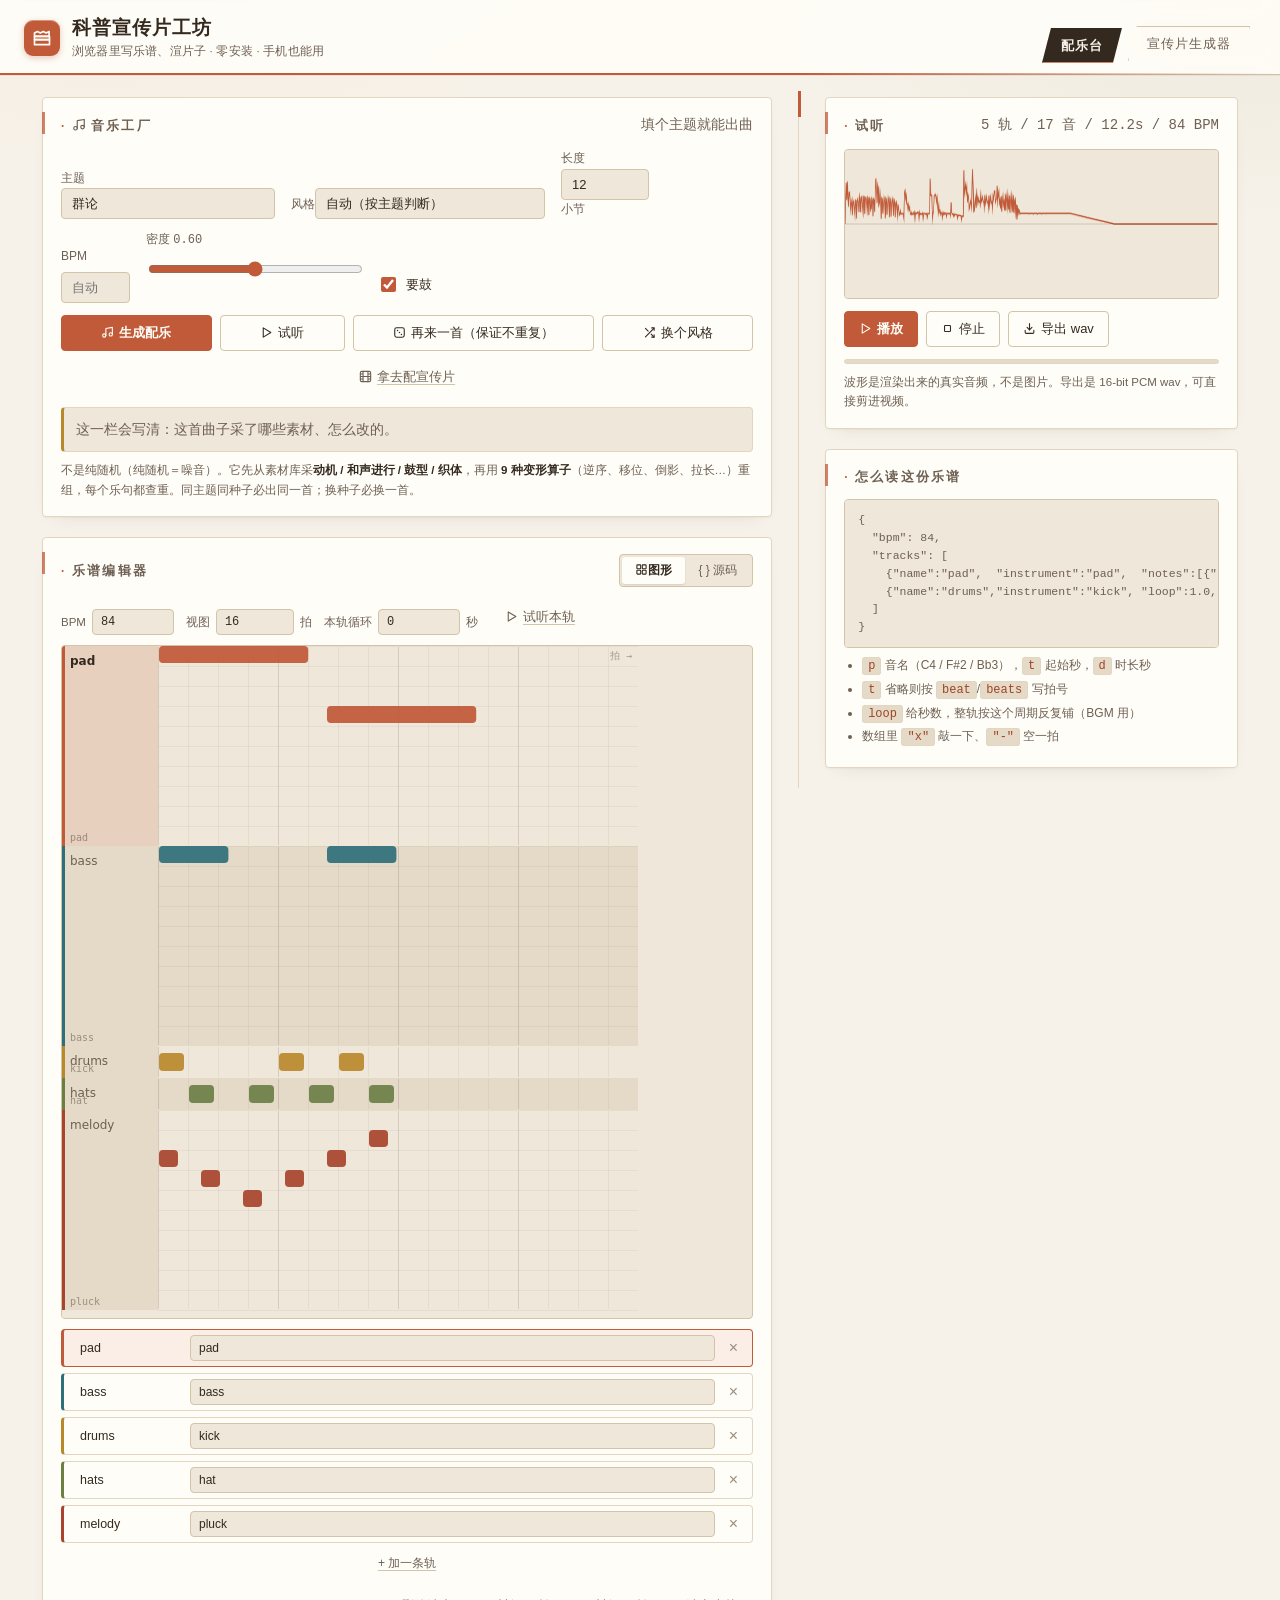
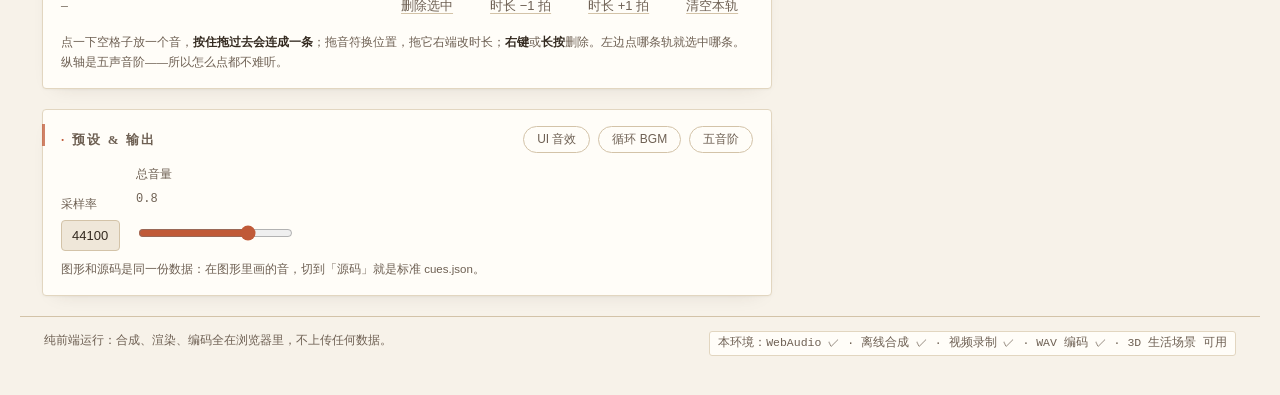
<file: index.html>
<!DOCTYPE html>
<html lang="zh-CN">
<head>
<meta charset="utf-8">
<meta name="viewport" content="width=device-width, initial-scale=1, viewport-fit=cover">
<title>科普宣传片工坊 · 配乐 + 渲染，一处出片</title>
<link rel="stylesheet" href="css/app.css?v=20261005q">
</head>
<body>
<svg xmlns="http://www.w3.org/2000/svg" style="display:none" aria-hidden="true">
  <symbol id="i-clapper" viewBox="0 0 24 24"><path d="M3 6l3.5-1.8L10 6l3.5-1.8L17 6l3.5-1.8V10H3z"/><rect x="3" y="10" width="18" height="4"/><rect x="3" y="14" width="18" height="6"/></symbol>
  <symbol id="i-bolt" viewBox="0 0 24 24"><path d="M13 2L4 14h5.5L9 22l9-12h-5.5z"/></symbol>
  <symbol id="i-music" viewBox="0 0 24 24"><circle cx="6" cy="17.5" r="3"/><circle cx="18" cy="15.5" r="3"/><path d="M9 17.5V4.5l12-2v13"/></symbol>
  <symbol id="i-play" viewBox="0 0 24 24"><path d="M6 3.5l14 8.5-14 8.5z"/></symbol>
  <symbol id="i-stop" viewBox="0 0 24 24"><rect x="6.5" y="6.5" width="11" height="11" rx="1.5"/></symbol>
  <symbol id="i-download" viewBox="0 0 24 24"><path d="M20 15.5V19a2 2 0 0 1-2 2H6a2 2 0 0 1-2-2v-3.5"/><polyline points="7.5 10 12 14.5 16.5 10"/><line x1="12" y1="14.5" x2="12" y2="3"/></symbol>
  <symbol id="i-export" viewBox="0 0 24 24"><path d="M4 12h15"/><polyline points="13.5 6.5 19 12 13.5 17.5"/><rect x="3" y="3.5" width="18" height="17" rx="2.5"/></symbol>
  <symbol id="i-dice" viewBox="0 0 24 24"><rect x="3.2" y="3.2" width="17.6" height="17.6" rx="3.5"/><circle cx="8.4" cy="8.4" r="1.35" fill="currentColor" stroke="none"/><circle cx="15.6" cy="15.6" r="1.35" fill="currentColor" stroke="none"/><circle cx="12" cy="12" r="1.35" fill="currentColor" stroke="none"/></symbol>
  <symbol id="i-shuffle" viewBox="0 0 24 24"><polyline points="16 3.5 20.5 3.5 20.5 8"/><line x1="4.5" y1="20" x2="20.5" y2="4"/><polyline points="20.5 16 20.5 20.5 16 20.5"/><line x1="15" y1="15" x2="20.5" y2="20.5"/><line x1="4.5" y1="4.5" x2="9.5" y2="9.5"/></symbol>
  <symbol id="i-film" viewBox="0 0 24 24"><rect x="2.5" y="2.5" width="19" height="19" rx="2.5"/><path d="M7.5 2.5v19M16.5 2.5v19M2.5 12h19M2.5 7.5h5M2.5 16.5h5M16.5 16.5h5M16.5 7.5h5"/></symbol>
  <symbol id="i-grid" viewBox="0 0 24 24"><rect x="3.5" y="3.5" width="7" height="7" rx="1"/><rect x="13.5" y="3.5" width="7" height="7" rx="1"/><rect x="13.5" y="13.5" width="7" height="7" rx="1"/><rect x="3.5" y="13.5" width="7" height="7" rx="1"/></symbol>
  <symbol id="i-edit" viewBox="0 0 24 24"><path d="M11 4.5H4.5a2 2 0 0 0-2 2v13a2 2 0 0 0 2 2h13a2 2 0 0 0 2-2V12.5"/><path d="M17.8 2.7a2.1 2.1 0 0 1 3 3L12 14.5l-3.8 1 1-3.8z"/></symbol>
  <symbol id="i-scissors" viewBox="0 0 24 24"><circle cx="6" cy="6.5" r="2.8"/><circle cx="6" cy="17.5" r="2.8"/><line x1="20" y1="4.5" x2="8.4" y2="15.6"/><line x1="14.6" y1="14.6" x2="20" y2="20"/><line x1="8.4" y1="8.4" x2="11.6" y2="12"/></symbol>
  <symbol id="i-plus" viewBox="0 0 24 24"><line x1="12" y1="5.5" x2="12" y2="18.5"/><line x1="5.5" y1="12" x2="18.5" y2="12"/></symbol>
  <symbol id="i-list" viewBox="0 0 24 24"><line x1="8.5" y1="6.5" x2="20" y2="6.5"/><line x1="8.5" y1="12" x2="20" y2="12"/><line x1="8.5" y1="17.5" x2="20" y2="17.5"/><circle cx="4.6" cy="6.5" r="1.3" fill="currentColor" stroke="none"/><circle cx="4.6" cy="12" r="1.3" fill="currentColor" stroke="none"/><circle cx="4.6" cy="17.5" r="1.3" fill="currentColor" stroke="none"/></symbol>
</svg>

<header class="topbar">
  <div class="brand">
    <span class="logo"><svg class="ico" viewBox="0 0 24 24" style="width:20px;height:20px"><use href="#i-clapper"/></svg></span>
    <div>
      <h1>科普宣传片工坊</h1>
      <p class="sub">浏览器里写乐谱、渲片子 · 零安装 · 手机也能用</p>
    </div>
  </div>
  <nav class="tabs" id="tabs">
    <button class="tab active" data-tab="music">配乐台</button>
    <button class="tab" data-tab="film">宣传片生成器</button>
  </nav>
</header>

<main>
<!-- ============ 配乐台 ============ -->
<section class="panel active" id="panel-music">
  <div class="grid-2">
    <div class="col">
      <div class="card">
        <div class="card-hd">
          <h2><svg class="ico"><use href="#i-music"/></svg>音乐工厂</h2>
          <span class="mono dim" id="mf-status">填个主题就能出曲</span>
        </div>
        <div class="field-row">
          <label class="fl">主题<input type="text" id="mf-theme" value="群论" placeholder="写个主题：量子 / 热血少年 / 咖啡猫 / 城市"></label>
          <label class="fl">风格<select id="mf-style"><option value="auto">自动（按主题判断）</option></select></label>
          <label class="fl">长度<select id="mf-bars"><option>8</option><option selected>12</option><option>16</option><option>24</option><option>32</option></select> 小节</label>
        </div>
        <div class="field-row">
          <label>BPM <input type="number" id="mf-bpm" placeholder="自动" min="40" max="200"></label>
          <label class="fl">密度 <span id="mf-dens-val" class="mono dim">0.60</span>
            <input type="range" id="mf-dens" min="0.2" max="1" step="0.05" value="0.6">
          </label>
          <label class="chk"><input type="checkbox" id="mf-drums" checked> 要鼓</label>
        </div>
        <div class="btn-row wrap">
          <button id="mf-go" class="btn primary"><svg class="ico"><use href="#i-music"/></svg>生成配乐</button>
          <button id="mf-play" class="btn"><svg class="ico"><use href="#i-play"/></svg>试听</button>
          <button id="mf-again" class="btn"><svg class="ico"><use href="#i-dice"/></svg>再来一首（保证不重复）</button>
          <button id="mf-skip" class="btn"><svg class="ico"><use href="#i-shuffle"/></svg>换个风格</button>
          <button id="mf-tofilm" class="btn ghost"><svg class="ico"><use href="#i-film"/></svg>拿去配宣传片</button>
        </div>
        <div class="mf-rec" id="mf-rec"><span class="dim">这一栏会写清：这首曲子采了哪些素材、怎么改的。</span></div>
        <div class="hint">不是纯随机（纯随机＝噪音）。它先从素材库采<b>动机 / 和声进行 / 鼓型 / 织体</b>，再用 <b>9 种变形算子</b>（逆序、移位、倒影、拉长…）重组，每个乐句都查重。同主题同种子必出同一首；换种子必换一首。</div>
      </div>

      <div class="card">
        <div class="card-hd">
          <h2>乐谱编辑器</h2>
          <div class="seg" id="edimode">
            <button class="seg-btn active" data-mode="roll"><svg class="ico"><use href="#i-grid"/></svg>图形</button>
            <button class="seg-btn" data-mode="json">{ } 源码</button>
          </div>
        </div>

        <!-- 图形：钢琴卷帘 -->
        <div id="ed-roll">
          <div class="roll-bar" id="roll-bar">
            <label>BPM <input type="number" id="roll-bpm" value="84" min="40" max="200"></label>
            <label>视图 <select id="roll-cols"><option>8</option><option selected>16</option><option>24</option><option>32</option></select> 拍</label>
            <label>本轨循环 <input type="number" id="roll-loop" value="0" min="0" step="0.5"> 秒</label>
            <button id="roll-play-track" class="btn ghost"><svg class="ico"><use href="#i-play"/></svg>试听本轨</button>
          </div>
          <div class="roll-wrap"><canvas id="roll"></canvas></div>
          <div class="roll-tracks" id="roll-tracks"></div>
          <div class="roll-ops" id="roll-ops">
            <span class="mono dim" id="roll-selinfo">—</span>
            <button data-act="del" data-needs="1" class="btn ghost">删除选中</button>
            <button data-act="dur-" data-needs="1" class="btn ghost">时长 −1 拍</button>
            <button data-act="dur+" data-needs="1" class="btn ghost">时长 +1 拍</button>
            <button data-act="clear" class="btn ghost">清空本轨</button>
          </div>
          <div class="hint">点一下空格子放一个音，<b>按住拖过去会连成一条</b>；拖音符换位置，拖它右端改时长；<b>右键</b>或<b>长按</b>删除。左边点哪条轨就选中哪条。纵轴是五声音阶——所以怎么点都不难听。</div>
        </div>

        <!-- 源码：直接改 cues.json -->
        <div id="ed-json" hidden>
          <textarea id="score-input" spellcheck="false" rows="16"></textarea>
          <div class="hint" id="score-status">— 改完自动解析 —</div>
        </div>
      </div>

      <div class="card">
        <div class="card-hd">
          <h2>预设 &amp; 输出</h2>
          <div class="row-gap" id="presets">
            <button class="chip" data-preset="ui">UI 音效</button>
            <button class="chip" data-preset="loop">循环 BGM</button>
            <button class="chip" data-preset="basic">五音阶</button>
          </div>
        </div>
        <div class="field-row">
          <label>采样率
            <select id="sr-select"><option>22050</option><option selected>44100</option></select>
          </label>
          <label>总音量 <span id="master-val" class="mono">0.8</span>
            <input type="range" id="master" min="0.1" max="1" step="0.05" value="0.8">
          </label>
        </div>
        <div class="hint">图形和源码是同一份数据：在图形里画的音，切到「源码」就是标准 cues.json。</div>
      </div>
    </div>

    <div class="col">
      <div class="card">
        <div class="card-hd">
          <h2>试听</h2>
          <span class="mono dim" id="score-meta"></span>
        </div>
        <canvas id="wave" width="640" height="150"></canvas>
        <div class="btn-row">
          <button id="btn-play" class="btn primary"><svg class="ico"><use href="#i-play"/></svg>播放</button>
          <button id="btn-stop" class="btn"><svg class="ico"><use href="#i-stop"/></svg>停止</button>
          <button id="btn-wav" class="btn"><svg class="ico"><use href="#i-download"/></svg>导出 wav</button>
        </div>
        <div class="progress"><div class="progress-bar" id="play-progress"></div></div>
        <div class="hint">波形是渲染出来的真实音频，不是图片。导出是 16-bit PCM wav，可直接剪进视频。</div>
      </div>

      <div class="card">
        <div class="card-hd"><h2>怎么读这份乐谱</h2></div>
        <pre class="code">{
  "bpm": 84,
  "tracks": [
    {"name":"pad",  "instrument":"pad",  "notes":[{"p":"C3","t":0,"d":1.8}]},
    {"name":"drums","instrument":"kick", "loop":1.0, "notes":["x","-","x","-"]}
  ]
}</pre>
        <ul class="tips">
          <li><code>p</code> 音名（C4 / F#2 / Bb3），<code>t</code> 起始秒，<code>d</code> 时长秒</li>
          <li><code>t</code> 省略则按 <code>beat</code>/<code>beats</code> 写拍号</li>
          <li><code>loop</code> 给秒数，整轨按这个周期反复铺（BGM 用）</li>
          <li>数组里 <code>"x"</code> 敲一下、<code>"-"</code> 空一拍</li>
        </ul>
      </div>
    </div>
  </div>
</section>

<!-- ============ 宣传片生成器 ============ -->
<section class="panel" id="panel-film">
  <div class="grid-2">
    <div class="col">
      <div class="card">
        <div class="card-hd">
          <h2>0. 文案助手（字幕从哪来）</h2>
          <span class="mono dim" id="sw-status">—</span>
        </div>
        <div class="field-row">
          <label class="fl">主题<span class="dim">（留空＝AI 自己想；填了就照着写）</span><input type="text" id="sw-topic" placeholder="例如：下班路上的那碗面"></label>
          <label class="fl">具象例子<span class="dim">（选填，填了句子更好懂）</span><input type="text" id="sw-example" placeholder="例如：旋转的正方形"></label>
        </div>
        <div class="field-row">
          <label class="fl">风格
            <select id="sw-mood"><option>科普</option><option>热血</option><option>俏皮</option><option>诗性</option></select>
          </label>
          <label class="fl">段数
            <select id="sw-count"><option>3</option><option selected>4</option><option>5</option></select>
          </label>
          <label class="fl">用哪种
            <select id="sw-mode"><option value="local">本地模板（不联网）</option><option value="llm">AI 生成（要 Key）</option></select>
          </label>
        </div>
        <div class="btn-row">
          <button id="sw-auto" class="btn primary"><svg class="ico"><use href="#i-bolt"/></svg>一键成片（联网全自动）</button>
          <button id="sw-go" class="btn primary"><svg class="ico"><use href="#i-edit"/></svg>生成文案</button>
          <button id="sw-apply" class="btn"><svg class="ico"><use href="#i-download"/></svg>填进下面的段落</button>
          <button id="sw-advice" class="btn ghost">给个每段拍数建议</button>
        </div>
        <div class="hint" id="sw-out">本地模板：不联网、不要 Key，按「主题 + 风格」拼出片名和每段字幕，同一个主题每次生成都一样，方便反复调。AI 通道：走你自己的 API Key，写脚本更灵活。</div>

        <details class="fold" id="api-fold">
          <summary>API 设置（只存你自己浏览器里）</summary>
          <div class="fold-body">
            <div class="field-row">
              <label class="fl">服务商
                <select id="sw-preset">
                  <option value="local-ark">火山方舟 豆包（走本站代理 · 推荐）</option>
                  <option value="deepseek">DeepSeek</option>
                  <option value="openai">OpenAI</option>
                  <option value="silicon">硅基流动</option>
                  <option value="moonshot">Moonshot</option>
                  <option value="ark">火山方舟 豆包（直连 · 仅当已自配代理）</option>
                  <option value="custom">自定义</option>
                </select>
              </label>
              <label class="fl">Base（OpenAI 兼容）<input type="text" id="sw-base" placeholder="https://api.deepseek.com/v1"></label>
              <label class="fl">Key<input type="password" id="sw-key" placeholder="sk-…" autocomplete="off"></label>
              <label class="fl">模型<input type="text" id="sw-model" list="sw-model-list" placeholder="doubao-seed-2-0-code-preview-260215" autocomplete="off"></label>
            </div>
            <datalist id="sw-model-list"></datalist>
            <div class="btn-row inline">
              <button id="sw-list" class="btn"><svg class="ico"><use href="#i-list"/></svg>拉这个 Key 已开通的模型</button>
              <span class="mono dim" id="sw-models">还没查过这个 Key 能调哪些模型</span>
            </div>
          </div>
        </details>
      </div>

      <div class="card">
        <div class="card-hd"><h2>1. 填内容</h2></div>
        <div class="field-row">
          <label class="fl">画面引擎
            <select id="f-engine">
              <option value="2d">2D 母题（几何 / 公式 / 数据）</option>
              <option value="3d">3D 生活场景（WebGL，人物 + 动物）</option>
            </select>
          </label>
          <label class="fl" id="f-style-row" hidden>3D 画质
            <select id="f-style">
              <option value="line">线条轮廓（轻量 · 只画边不画面）</option>
              <option value="both">线条 + 实体叠加</option>
              <option value="solid">实体着色（体积感最足）</option>
            </select>
            <span class="mono dim" id="f-style-tip" hidden>线条轮廓：只画边、不画面，最轻</span>
          </label>
          <span class="mono dim" id="f-engine-tip">2D 母题适合讲道理，3D 适合讲生活</span>
        </div>
        <label class="fl">片名<input type="text" id="f-title" value="群论：结构之美"></label>

        <!-- 3D 专属：导演面板 -->
        <div id="f3d-panel" class="f3d-panel" hidden>
          <div class="field-row">
            <label class="fl">导演
              <select id="f3d-mode">
                <option value="local">本地（不联网、零 Key）</option>
                <option value="llm">AI 导演（要 Key，可写提示词）</option>
              </select>
            </label>
            <span class="mono dim" id="f3d-status">按文案自动分镜</span>
          </div>
          <div class="btn-row wrap">
            <button id="f3d-go" class="btn primary"><svg class="ico"><use href="#i-film"/></svg>按文案生成分镜</button>
            <button id="f3d-reroll" class="btn"><svg class="ico"><use href="#i-dice"/></svg>换一版（同文案不同片）</button>
          </div>
          <div class="mf-rec" id="f3d-sb"><span class="dim">分镜摘要会写在这里：每段在哪、谁出场、什么镜头、什么光。</span></div>
          <div class="hint">分镜是<b>种子驱动</b>的：同文案 + 同种子 = 同一部片子；点「换一版」换种子，地点走位、镜头、氛围都会变，但主角和叙事线不变。AI 导演只允许「调」，地点/角色/动作/镜头都按白名单校验，模型编的非法值会被本地规则顶掉。</div>
        </div>

        <div id="f-scene-panel" hidden>
          <div class="field-row">
            <label class="fl">这段用哪个场景<select id="f-scene"></select></label>
            <button id="f-scene-auto" class="btn ghost"><svg class="ico"><use href="#i-dice"/></svg>全部按文案自动选</button>
          </div>
          <div class="scenes2d" id="f-scene-strip"></div>
          <div class="btn-row wrap" style="margin-top:8px">
            <button id="f-ai-paint" class="btn"><svg class="ico"><use href="#i-film"/></svg>让 AI 画这段</button>
            <button id="f-ai-clear" class="btn ghost">清除 AI 场景</button>
            <span class="mono dim" id="f-ai-status">让模型按这段的文案直接写绘制代码；画不好会自动退回手写场景。</span>
          </div>
        </div>
        <div class="field-row" id="f-2d-row">
          <label class="fl">视觉母题
            <select id="f-template">
              <option value="concept">概念递进（标题浮现）</option>
              <option value="formula">公式推导（逐项高亮）</option>
              <option value="bars">数据演进（柱子生长）</option>
              <option value="split">对比演示（左右分屏）</option>
              <option value="geo">几何演化（多边形）</option>
              <option value="daily">生活场景（2D 插画）</option>
            </select>
          </label>
          <label class="fl">配色
            <select id="f-palette">
              <option value="ink">墨蓝（深底+青）</option>
              <option value="sunset">暖橙（深紫底）</option>
              <option value="mint">薄荷（近白底）</option>
              <option value="mono">纯黑白</option>
            </select>
          </label>
        </div>
        <div class="row-gap" style="margin-top:10px">
          <textarea id="f-bulk" rows="3" spellcheck="false" placeholder="整篇文案粘贴到这里（如《桃花源记》全文），点「自动分段」按句子拆成一段一幕" style="width:100%"></textarea>
          <button id="f-split" class="btn"><svg class="ico"><use href="#i-scissors"/></svg>粘贴全文自动分段</button>
          <div class="hint">每一段 = 视频里的一幕：正文会作为底部字幕显示并朗读（选了配音的话），文字里的关键词决定 3D 场景与角色。改完文案 3D 分镜会自动重排。</div>
        </div>
        <div id="f-scenes" class="scenes"></div>
        <button id="f-add-scene" class="btn ghost"><svg class="ico"><use href="#i-plus"/></svg>加一段</button>
      </div>

      <div class="card">
        <div class="card-hd"><h2>2. 定节奏</h2></div>
        <div class="field-row">
          <label>BPM <input type="number" id="f-bpm" value="84" min="40" max="200"></label>
          <label>每段拍数 <input type="number" id="f-beats" value="8" min="2" max="32"></label>
          <label>字幕 <select id="f-sub"><option value="on">开</option><option value="off">关</option></select></label>
          <label class="fl">成片声音
            <select id="f-audmode">
              <option value="music" selected>纯音乐（无人声，字幕自己读）</option>
              <option value="both">人声 + 配乐</option>
              <option value="voice">纯人声（不配乐）</option>
              <option value="mute">全静音（只出画面）</option>
            </select>
          </label>
        </div>
        <div class="row-gap" style="margin-top:10px">
          <label class="fl">配音音色 <select id="f-voice"><option value="zh-CN-YunxiNeural">云希·男</option><option value="zh-CN-XiaoxiaoNeural">晓晓·女</option><option value="zh-CN-YunyangNeural">云扬·播音</option><option value="zh-CN-XiaoyiNeural">晓伊·亲和</option></select></label>
          <label class="chk"><input type="checkbox" id="f-music" checked> 自动生成配乐</label>
          <button id="f-newmusic" class="btn ghost"><svg class="ico"><use href="#i-music"/></svg>按片名现生成一首</button>
        </div>
        <div class="hint" id="f-timing"></div>
        <div class="hint" id="f-musicsrc">配乐来源：自动（按片名当主题生成）</div>
      </div>

      <div class="card">
        <div class="card-hd"><h2>3. 导出</h2></div>
        <div class="btn-row wrap">
          <button id="f-preview" class="btn"><svg class="ico"><use href="#i-play"/></svg>预览播放</button>
          <button id="f-stop" class="btn"><svg class="ico"><use href="#i-stop"/></svg>停止</button>
          <button id="f-restart" class="btn" title="回到开头重播">↺ 从头</button>
          <button id="f-render" class="btn primary"><svg class="ico"><use href="#i-export"/></svg>导出视频（含配乐）</button>
          <button id="f-audio" class="btn"><svg class="ico"><use href="#i-download"/></svg>只导配乐</button>
          <button id="f-frames" class="btn"><svg class="ico"><use href="#i-download"/></svg>逐帧 PNG</button>
          <button id="f-project" class="btn ghost"><svg class="ico"><use href="#i-download"/></svg>项目备份</button>
        </div>
        <div class="hint" id="f-status">预览用实时渲染；导出走 MediaRecorder，把画面和音轨一起录进一个文件。</div>
        <div class="progress" id="f-progress-wrap"><div class="progress-bar" id="f-progress"></div></div>
      </div>
    </div>

    <div class="col">
      <div class="card">
        <div class="card-hd">
          <h2>预览</h2>
          <span class="mono dim" id="f-clock">0.00s</span>
        </div>
        <div id="stage-wrap">
          <canvas id="stage" width="1600" height="900"></canvas>
          <canvas id="gl" width="1600" height="900" hidden></canvas>
        </div>
        <input type="range" id="f-scrub" min="0" max="1000" value="0">
        <div class="row-gap" id="f-scene-dots"></div>
        <div class="hint" id="f-g3d" hidden></div>
      </div>
      <div class="card">
        <div class="card-hd"><h2>时间轴</h2></div>
        <canvas id="timeline" width="640" height="90"></canvas>
      </div>
    </div>
  </div>
</section>
</main>

<footer class="foot">
  <span>纯前端运行：合成、渲染、编码全在浏览器里，不上传任何数据。</span>
  <span class="mono" id="probe-badge"></span>
</footer>

<script src="js/type.js?v=20261005q"></script>
<script src="js/aiscene.js?v=20261005q"></script>
<script src="js/theme.js?v=20261005q"></script>
<script src="js/score.js?v=20261005q"></script>
<script src="js/wav.js?v=20261005q"></script>
<script src="js/synth.js?v=20261005q"></script>
<script src="js/story.js?v=20261005q"></script>
<script src="js/factory.js?v=20261005q"></script>
<script src="js/gl/core.js?v=20261005q"></script>
<script src="js/gl/lru.js?v=20261005q"></script>
<script src="js/gl/geom.js?v=20261005q"></script>
<script src="js/gl/camera.js?v=20261005q"></script>
<script src="js/gl/world.js?v=20261005q"></script>
<script src="js/gl/cast.js?v=20261005q"></script>
<script src="js/gl/render.js?v=20261005q"></script>
<script src="js/director.js?v=20261005q"></script>
<script src="js/gl/world2.js?v=20261005q"></script>
<script src="js/gl/world3.js?v=20261005q"></script>
<script src="js/scene2d/core.js?v=20261005q"></script>
<script src="js/scene2d/scenes.js?v=20261005q"></script>
<script src="js/scene2d/scenes2.js?v=20261005q"></script>
<script src="js/scene2d/scenes3.js?v=20261005q"></script>
<script src="js/scene2d/pick.js?v=20261005q"></script>
<script src="js/roll.js?v=20261005q"></script>
<script src="js/scoresync.js?v=20261005q"></script>
<script src="js/script.js?v=20261005q"></script>
<script src="js/main.js?v=20261005q"></script>
</body>
</html>
</file>
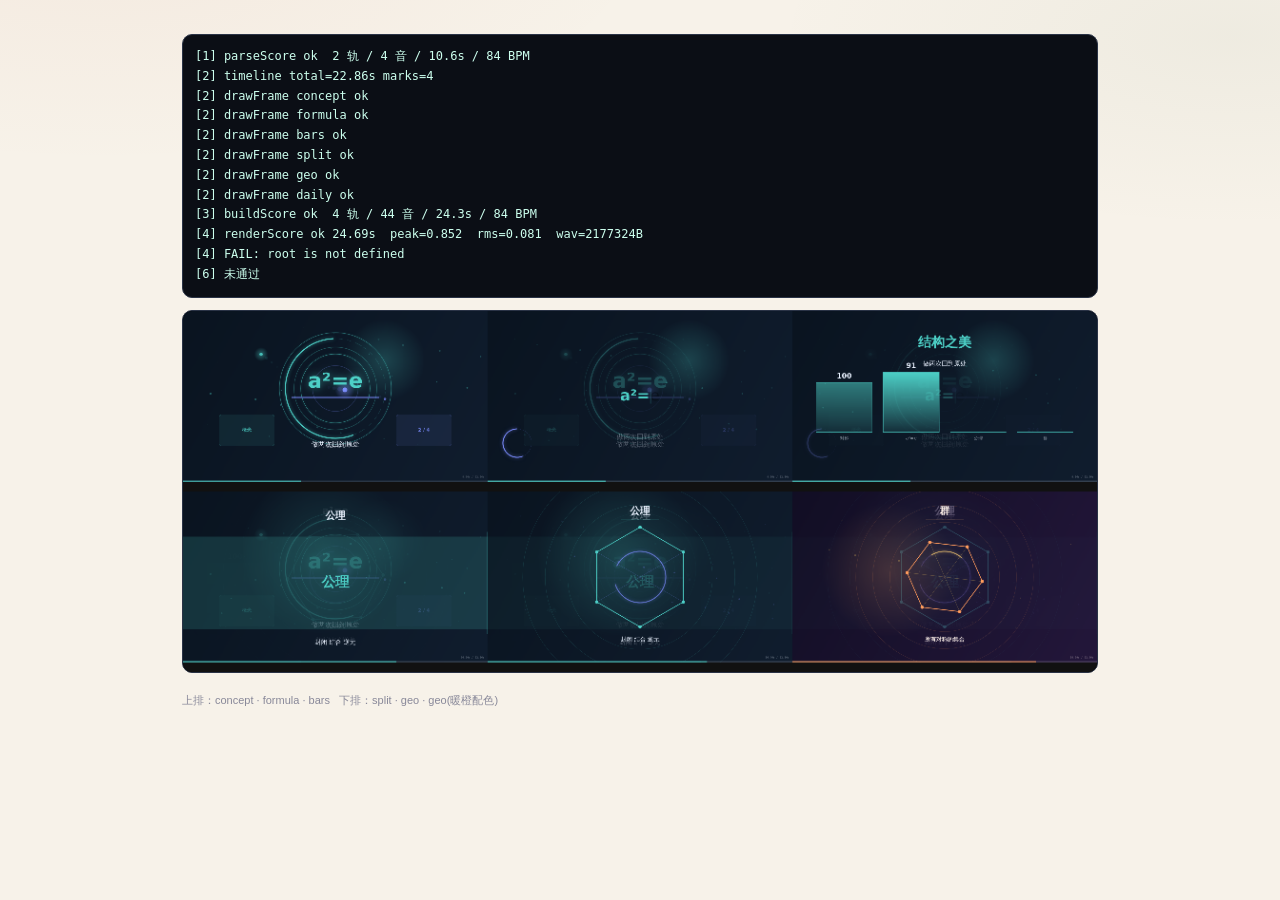
<file: tests/browser-probe.html>
<!DOCTYPE html>
<html lang="zh-CN"><head><meta charset="utf-8"><title>浏览器自检 · 科普宣传片工坊</title>
<link rel="stylesheet" href="../css/app.css"></head>
<body>
<main style="max-width:960px">
  <pre id="out" style="background:#0b0e15;color:#cfe;padding:12px;border:1px solid #2a3346;border-radius:10px;font-size:12px;white-space:pre-wrap">running...</pre>
  <canvas id="grid" width="960" height="380" style="width:100%;background:#000;border:1px solid #2a3346;border-radius:10px"></canvas>
  <p style="color:#889;font-size:11px">上排：concept · formula · bars &nbsp; 下排：split · geo · geo(暖橙配色)</p>
</main>
<script src="../js/score.js"></script>
<script src="../js/wav.js"></script>
<script src="../js/synth.js"></script>
<script src="../js/story.js"></script>
<script>
var log = [];
function say(s){ log.push(s); document.getElementById('out').textContent = log.join('\n'); }

try {
  var sc = FS.parseScore(JSON.stringify({bpm:84,tracks:[
    {name:'pad',instrument:'pad',loop:8,notes:[{p:'C3',t:0,d:2},{p:'G3',t:4,d:2}]},
    {name:'k',instrument:'kick',loop:8,notes:['x','-','x','-']}]}));
  say('[1] parseScore ok  ' + FS.scoreInfo(sc).summary);

  var TPL = FS.templates;
  var film = {title:'结构之美',template:'concept',palette:'ink',bpm:84,beats:8,scenes:[
    {title:'对称',text:'旋转后和自己重合'},
    {title:'a²=e',text:'做两次回到原处'},
    {title:'公理',text:'封闭 结合 逆元'},
    {title:'群',text:'所有对称的集合'}]};
  var tl = FS.story.timeline(film);
  say('[2] timeline total=' + tl.total.toFixed(2) + 's marks=' + tl.marks.length);

  var gc = document.createElement('canvas'); gc.width=FS.story.W; gc.height=FS.story.H;
  var g = gc.getContext('2d');
  var g2 = document.getElementById('grid').getContext('2d');
  g2.fillStyle='#111'; g2.fillRect(0,0,960,380);
  function cell(i,row,name,pal_,t){
    film.template=name; if(pal_) film.palette=pal_;
    FS.story.drawFrame(g,film,t);
    g2.fillStyle='#000'; g2.fillRect(i*320,row*190,320,180);
    g2.drawImage(gc, i*320, row*190, 320, 180);
    film.palette='ink';
  }
  var mid = tl.marks[1].start + tl.marks[1].dur*0.55;
  TPL.forEach(function(n,i){ cell(i,0,n,null,mid); say('[2] drawFrame '+n+' ok'); });
  cell(0,1,'split',null,tl.marks[2].start+tl.marks[2].dur*0.8);
  cell(1,1,'geo',null,tl.total*0.72);
  cell(2,1,'geo','sunset',tl.total*0.8);

  var fsc = FS.story.buildScore(film);
  say('[3] buildScore ok  ' + FS.scoreInfo(fsc).summary);

  // 真实链路：buildScore -> parseScore -> renderScore（漏掉 parseScore 会整段静音）
  FS.renderScore(FS.parseScore(JSON.stringify(fsc)), {sampleRate:22050}).then(function(buf){
    var wav = FS.encodeWav(buf);
    var d = buf.getChannelData(0), peak=0, sum=0;
    for (var i=0;i<d.length;i+=13){ var v=Math.abs(d[i]); if(v>peak)peak=v; sum+=v; }
    say('[4] renderScore ok ' + buf.duration.toFixed(2) + 's  peak=' + peak.toFixed(3) +
        '  rms=' + (sum/(d.length/13)).toFixed(3) + '  wav=' + wav.byteLength + 'B');
    var m = ['video/webm;codecs=vp9,opus','video/webm','video/mp4'];
    var ok = m.filter(function(x){ return root.MediaRecorder && MediaRecorder.isTypeSupported(x); });
    say('[5] 录制支持 ' + JSON.stringify(ok));
    say('[6] 全部通过');
  })['catch'](function(e){ say('[4] FAIL: ' + e.message); say('[6] 未通过'); });
} catch (e) {
  say('[0] 脚本异常: ' + e.message + '\n' + (e.stack||''));
}
</script>
</body></html>
</file>
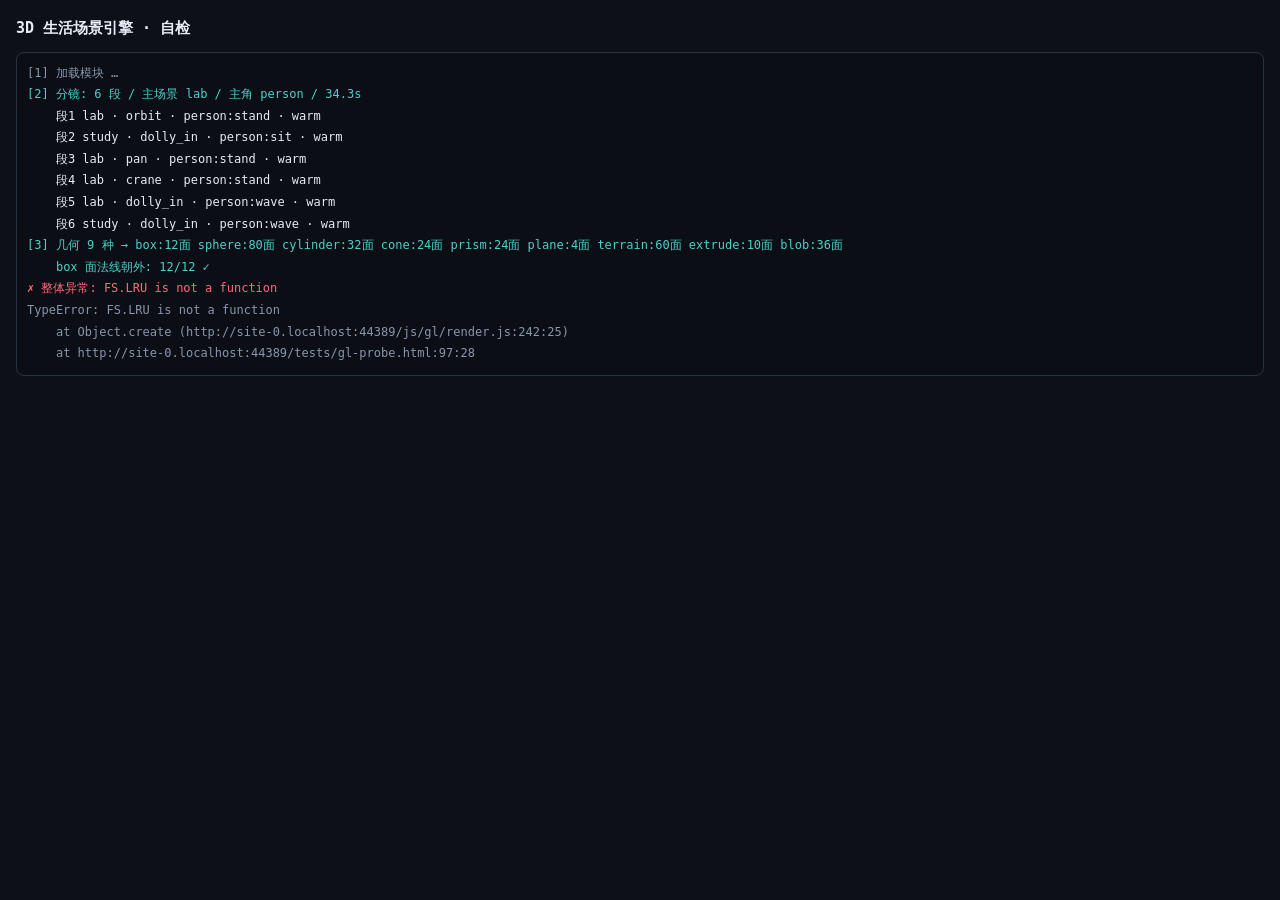
<file: tests/gl-probe.html>
<!DOCTYPE html>
<html lang="zh-CN">
<head>
<meta charset="utf-8">
<title>3D 引擎自检</title>
<style>
  body{margin:0;padding:16px;background:#0d1017;color:#e6ebf5;
       font:13px/1.7 ui-monospace,Menlo,monospace}
  h1{font-size:15px;margin:0 0 10px}
  .grid{display:grid;grid-template-columns:repeat(3,1fr);gap:8px;margin:10px 0}
  .cell{position:relative;background:#000;border:1px solid #2a3346;border-radius:8px;overflow:hidden}
  .cell canvas{width:100%;height:auto;display:block}
  .cell .tag{position:absolute;left:6px;top:5px;font-size:11px;color:#9fe;
             background:rgba(0,0,0,.55);padding:1px 6px;border-radius:4px}
  #diag{white-space:pre-wrap;background:#0b0e15;border:1px solid #2a3346;
        border-radius:8px;padding:10px;font-size:12px;line-height:1.8}
  .ok{color:#4dd0c7}.bad{color:#ff6b7a}.dim{color:#8896ad}
  #gl{position:fixed;left:-9999px;top:0;width:1280px;height:720px}
</style>
</head>
<body>
<h1>3D 生活场景引擎 · 自检</h1>
<div id="diag">跑起来…</div>
<div class="grid" id="grid"></div>
<canvas id="gl"></canvas>

<script src="../js/gl/core.js"></script>
<script src="../js/gl/geom.js"></script>
<script src="../js/gl/camera.js"></script>
<script src="../js/gl/world.js"></script>
<script src="../js/gl/cast.js"></script>
<script src="../js/gl/render.js"></script>
<script src="../js/director.js"></script>
<script>
'use strict';
var Q = new URLSearchParams(location.search);
var GW = +(Q.get('w') || 1280), GH = +(Q.get('h') || 720), GN = +(Q.get('n') || 6);
// at=1.2,5.5,9 按「秒」指定采样点（不给就按每段中后段取样）
var AT = (Q.get('at') || '').split(',').filter(Boolean).map(Number).filter(function (v) { return isFinite(v); });
var USE_AT = AT.length > 0;
var glc = document.getElementById('gl'); glc.width = GW; glc.height = GH;

var out = [];
function log(s, cls) { out.push(cls ? '<span class="' + cls + '">' + s + '</span>' : s); }
function flush() { document.getElementById('diag').innerHTML = out.join('\n'); }

try {
  log('[1] 加载模块 …', 'dim');

  // ---- 分镜 ----
  var scenes = [
    { title: '清晨的巷口', text: '老人在街边买早点，猫从墙头跳下' },
    { title: '第一班公交', text: '车穿过街道，人们各自赶路' },
    { title: '公园长椅', text: '孩子追着蝴蝶跑过草地' },
    { title: '海边黄昏', text: '鱼在浅水里游，鸟掠过海面' },
    { title: '深夜食堂', text: '厨房的灯亮着，一碗热面' },
    { title: '实验室的夜', text: '数据和试管，屏幕闪着光' }
  ];
  var sb = FS.director.build({ title: '城市的一天', scenes: scenes, bpm: 84, beats: 8, seed: 7 });
  log('[2] 分镜: ' + sb.shots.length + ' 段 / 主场景 ' + sb.place + ' / 主角 ' + sb.hero +
      ' / ' + sb.totalSec.toFixed(1) + 's', 'ok');
  sb.shots.forEach(function (s) {
    log('    段' + (s.index + 1) + ' ' + s.place + ' · ' + s.shot.type + ' · ' +
        s.cast.map(function (c) { return c.id + ':' + c.action; }).join(',') + ' · ' + s.grade.mood);
  });

  // ---- 几何自检（不开 GL 也能查） ----
  var G = FS.geom;
  var probe = {
    'box': G.box(1, 1, 1, [1, 0, 0]), 'sphere': G.sphere(1, 8, 6, [0, 1, 0]),
    'cylinder': G.cylinder(1, .5, 2, 8, [0, 0, 1]), 'cone': G.cone(1, 2, 8, [1, 1, 0]),
    'prism': G.prism(6, 1, 2, [1, 0, 1]), 'plane': G.plane(4, 4, 2, 2, null, [0, 1, 1]),
    'terrain': G.terrain(8, 8, 6, 6, function (x, z) { return Math.sin(x) * .3; }, [.4, .4, .4]),
    'extrude': G.extrude([[0, 0], [1, 0], [1, 1], [0, 1]], 1, [1, 1, 0]),
    'blob': G.blob(1, 1, .5, function () { return .5; }, [.2, .8, .4])
  };
  var gmsg = Object.keys(probe).map(function (k) {
    var g = probe[k];
    return k + ':' + (g.idx.length / 3) + '面';
  }).join(' ');
  log('[3] 几何 ' + Object.keys(probe).length + ' 种 → ' + gmsg, 'ok');

  // 面法线朝外检查（box 是最容易被写反的）
  var box = probe.box, outward = 0, total = 0;
  for (var i = 0; i < box.pos.length; i += 9) {
    var cx = (box.pos[i] + box.pos[i + 3] + box.pos[i + 6]) / 3;
    var cy = (box.pos[i + 1] + box.pos[i + 4] + box.pos[i + 7]) / 3;
    var cz = (box.pos[i + 2] + box.pos[i + 5] + box.pos[i + 8]) / 3;
    var d = cx * cx + cy * cy + cz * cz;
    var dot = cx * box.nrm[i] + cy * box.nrm[i + 1] + cz * box.nrm[i + 2];
    total++; if (dot > 0) outward++;
  }
  log('    box 面法线朝外: ' + outward + '/' + total + (outward === total ? ' ✓' : ' ✗ 有翻面'),
      outward === total ? 'ok' : 'bad');

  // ---- 建引擎 ----
  var engine = FS.render3d.create(document.getElementById('gl'), { ctx: null });
  engine.setStoryboard(sb);
  engine.setSubtitles(true);
  var p = engine.probe();
  log('[0] 渲染分辨率 ' + GW + '×' + GH + ' / 取 ' + nShot + ' 段', 'dim');
  log('[4] WebGL 引擎已建 · webgl2=' + p.webgl2 + ' · framebuffer=' + p.framebuffer +
      ' · bloom=' + p.bloom, p.framebuffer ? 'ok' : 'bad');

  // ---- 逐段渲一帧 ----
  var grid = document.getElementById('grid');
  var acc = 0, okFrames = 0, errs = [];
  var nShot = Math.min(GN, sb.shots.length);
  for (var k = 0; k < nShot; k++) {
    var wrap = document.createElement('div'); wrap.className = 'cell';
    var cv = document.createElement('canvas'); cv.width = 426; cv.height = 240;
    var tag = document.createElement('div'); tag.className = 'tag';
    wrap.appendChild(cv); wrap.appendChild(tag); grid.appendChild(wrap);
    var t = USE_AT ? AT[k % AT.length]
                  : acc + sb.shots[k].durationSec * 0.55;   // 默认取本段中后段，动作与镜头都展开了
    acc += sb.shots[k].durationSec;
    var ctx2 = cv.getContext('2d');
    ctx2.fillStyle = '#000'; ctx2.fillRect(0, 0, cv.width, cv.height);
    try {
      var info = engine.drawAt(t, ctx2);
      var le = engine.lastError || {};
      if (info) okFrames++;
      tag.textContent = (k + 1) + '. ' + info.placeName + ' · ' + info.shotType + ' · ' + t.toFixed(2) + 's';
      // 顺便看这一帧到底画了东西没有（采样非黑像素比例）
      var d = ctx2.getImageData(0, 0, cv.width, cv.height).data;
      var lit = 0, sum = 0;
      for (var q = 0; q < d.length; q += 4 * 37) {         // 抽样，别太慢
        var lum = (d[q] + d[q + 1] + d[q + 2]) / 3;
        sum += lum; if (lum > 12) lit++;
      }
      var samples = Math.ceil(d.length / (4 * 37));
      var ratio = lit / samples, avg = sum / samples;
      tag.textContent += ' · 亮像素 ' + (ratio * 100).toFixed(0) + '% · 均亮 ' + avg.toFixed(0);
      log('    ── 采样点 ' + t.toFixed(2) + 's ──');
      log('    GL ' + (le.glErrorName || '?') +
        ' · 着色器' + (le.program ? 'ok' : '失败') +
        ' · 帧缓冲' + (le.framebuffer ? 'ok' : '失败') +
        ' · uniform' + ((le.uProj && le.uModel && le.uView && le.uLightPos) ? 'ok' : '缺') +
        ' · 场景几何' + (le.drewSolid ? '已上传' : '空'));
      log('    段' + (k + 1) + ' ' + info.placeName + ' 镜头' + info.shotType +
          ' 光' + info.mood + ' 三角面' + (engine.stats().tris) +
          ' 亮像素' + (ratio * 100).toFixed(0) + '% 均亮' + avg.toFixed(0),
          (ratio > 0.02 && avg > 3) ? 'ok' : 'bad');
    } catch (e) {
      errs.push('段' + (k + 1) + ': ' + e.message);
      log('    段' + (k + 1) + ' ✗ ' + e.message, 'bad');
    }
  }
  log('[5] 渲染 ' + okFrames + '/' + nShot + ' 帧成功' +
      (errs.length ? '，' + errs.length + ' 帧出错' : ''), okFrames === nShot ? 'ok' : 'bad');
  var st = engine.stats();
  log('[6] 资源: 场景缓存 ' + st.places + ' / 角色缓存 ' + st.casts + ' / 累计三角面 ' + st.tris, 'dim');
  var lastLe = engine.lastError || {};
  var glBad = lastLe.glError !== 0 || !lastLe.program || !lastLe.framebuffer || !lastLe.drewSolid;
  var verdict = (okFrames !== nShot) ? '有帧渲染抛错 ✗'
    : (st.tris <= 500) ? '三角面为 0 —— 场景几何没生成 ✗'
    : glBad ? ('引擎起来了但 GL 报错（' + (lastLe.glErrorName || '?') + '），画面可能只有光影 ✗')
    : '引擎可用 ✓（几何、光照、帧缓冲都正常，画面里应该有内容）';
  log('[7] 结论: ' + verdict, verdict.indexOf('✓') > 0 ? 'ok' : 'bad');
  if (verdict.indexOf('✓') < 0) {
    log('    排查顺序：① 上面每帧的 GL 错误名 ② 场景几何是否「已上传」 ③ 帧缓冲是否 ok', 'dim');
    log('    若三项都 ok 但画面仍空 → 问题在着色器数学（相机/投影），把这一页截图发出去即可定位', 'dim');
  }
} catch (e) {
  log('✗ 整体异常: ' + e.message, 'bad');
  if (e.stack) log(String(e.stack).split('\n').slice(0, 4).join('\n'), 'dim');
}
flush();
</script>
</body>
</html>
</file>
<file: css/app.css>
/* ==================================================================
 * app.css —— filmstudio 界面层
 * 设计方向 Editorial / Organic：暖纸底 + 印刷色（陶土朱 / 橄榄 / 芥末），
 * 宋体标题、细墨线、书脊标记。禁用纯黑与紫（见 js/theme.js 说明）。
 * ⚠️ :root 里的颜色是 js/theme.js 的镜像，测试会逐字比对，别单独改一边。
 * ================================================================== */
:root{
  /* 纸面 */
  --paper:#F7F2E9;      --card:#FFFDF8;      --trough:#EFE7D9;  --trough-deep:#E5DAC7;
  /* 墨（深棕） */
  --ink:#33291F;        --ink-2:#6E6053;     --ink-3:#9A8C7C;
  /* 线 */
  --rule:#E2D6C0;       --rule-2:#D3C3A8;
  /* 语义 */
  --accent:#C05A38;     --accent-deep:#9E4526; --olive:#4E6B45;
  --brick:#B23A2C;      --gold:#B8892B;

  /* 字体：标题走宋体（印刷感），正文走苹方，数据走等宽 */
  --serif:"Songti SC","STSong","Source Han Serif SC","Noto Serif CJK SC","SimSun",serif;
  --sans:"PingFang SC","Hiragino Sans GB","Microsoft YaHei",sans-serif;
  --mono:ui-monospace,SFMono-Regular,Menlo,Consolas,monospace;
}

*{box-sizing:border-box}
html,body{margin:0;padding:0}
body{
  background:var(--paper);
  color:var(--ink);
  font:14px/1.65 var(--sans);
  min-height:100vh; padding-bottom:40px;
  -webkit-text-size-adjust:100%;
  background-image:
    /* 极淡的纸纹：两道斜向暖色高光，避免大片纯色死板 */
    radial-gradient(900px 380px at 8% -8%, rgba(192,90,56,.055) 0%, transparent 62%),
    radial-gradient(760px 320px at 96% 4%, rgba(78,107,69,.05) 0%, transparent 60%);
  background-attachment:fixed;
}
.mono{font-family:var(--mono)}
.dim{color:var(--ink-2)}
/* 状态文字（模型清单那一行的小字）：跟 .hint 一个语义色，但走等宽 */
.mono.ok{color:var(--olive)}
.mono.bad{color:var(--brick)}

/* 滚动条（暖色化，别是系统灰） */
::-webkit-scrollbar{width:10px;height:10px}
::-webkit-scrollbar-track{background:#EFE7D9}
::-webkit-scrollbar-thumb{background:#D3C3A8;border-radius:6px;border:2px solid #EFE7D9}
::-webkit-scrollbar-thumb:hover{background:#BFAF92}

/* ---------- 顶栏 ---------- */
.topbar{
  display:flex;align-items:flex-end;justify-content:space-between;gap:18px;flex-wrap:wrap;
  padding:16px 24px 13px;
  background:rgba(255,253,248,.9); backdrop-filter:blur(8px);
  border-bottom:1px solid var(--rule-2);
  position:sticky; top:0; z-index:20;
  box-shadow:0 1px 0 rgba(51,41,31,.06);
}
.topbar::after{ /* 底边一道陶土色印刷基线，右下角渐隐 —— 打破水平直线 */
  content:''; display:block; position:absolute; left:0; right:0; bottom:-1px; height:2px;
  background:linear-gradient(90deg,var(--accent) 0%,var(--accent) 62%,rgba(192,90,56,0) 100%);
}
.brand{display:flex;align-items:center;gap:12px}
.logo{
  width:36px;height:36px;border-radius:9px;display:grid;place-items:center;
  background:var(--accent);color:#FFFDF8;
  box-shadow:0 1px 0 rgba(255,255,255,.35) inset, 0 2px 6px rgba(158,69,38,.28);
}
.logo svg{width:20px;height:20px;display:block}
.topbar h1{
  margin:0;font-family:var(--serif);font-size:19px;font-weight:700;
  letter-spacing:1px;color:var(--ink);line-height:1.25;
}
.sub{margin:2px 0 0;font-size:11.5px;color:var(--ink-2);letter-spacing:.2px}

/* 标签页＝印刷书脊标签 */
.tabs{display:flex;gap:0;background:transparent;padding:0}
.tab{
  border:1px solid var(--rule-2);border-bottom:0;background:transparent;
  color:var(--ink-2);padding:8px 18px;font-family:var(--serif);
  font-size:13px;letter-spacing:1px;cursor:pointer;
  transition:all .22s cubic-bezier(.22,.85,.3,1);
  clip-path:polygon(9px 0,100% 0,calc(100% - 9px) 100%,0 100%); /* 斜角切边 */
  margin-right:6px;
}
.tab:first-child{margin-left:0}
.tab:hover{color:var(--accent);background:rgba(192,90,56,.06)}
.tab.active{
  background:var(--ink);color:#F7F2E9;border-color:var(--ink);
  font-weight:700; position:relative; top:2px;
  box-shadow:0 -1px 0 var(--accent) inset;
}
.tab:focus-visible{outline:2px solid var(--accent);outline-offset:2px}

main{max-width:1240px;margin:0 auto;padding:22px 22px 0}
.panel{display:none;animation:rise .45s cubic-bezier(.16,1,.3,1)}
.panel.active{display:block}
@keyframes rise{from{opacity:0;transform:translateY(14px)}to{opacity:1;transform:none}}

/* 主栅格：7:5 不对称 —— 左工作区，右预览抽屉，中缝靠竖墨线分栏 */
.grid-2{display:grid;grid-template-columns:minmax(0,1.66fr) minmax(0,1fr);gap:0 26px;align-items:start}
.grid-2>.col:nth-child(2){
  border-left:1px solid var(--rule);
  padding-left:26px; position:relative;
}
.grid-2>.col:nth-child(2)::before{ /* 中缝顶端的书脊小方块 */
  content:'';position:absolute;left:-1px;top:-6px;width:3px;height:26px;background:var(--accent);
}
@media(max-width:1000px){
  .grid-2{grid-template-columns:1fr;gap:0}
  .grid-2>.col:nth-child(2){border-left:0;padding-left:0;margin-top:8px}
  .grid-2>.col:nth-child(2)::before{display:none}
}

/* ---------- 卡片 ---------- */
.card{
  background:var(--card);border:1px solid var(--rule);border-radius:4px;
  padding:16px 18px;margin-bottom:20px;position:relative;
  box-shadow:0 1px 2px rgba(51,41,31,.04), 0 8px 20px -14px rgba(51,41,31,.18);
  transition:border-color .25s cubic-bezier(.16,1,.3,1);
}
.card::before{ /* 书脊：左上角一道 3px 陶土短线 */
  content:'';position:absolute;left:-1px;top:14px;width:3px;height:22px;
  background:var(--accent);opacity:.75;
}
.card:hover{border-color:var(--rule-2)}
.card-hd{display:flex;align-items:center;justify-content:space-between;gap:10px;flex-wrap:wrap;margin-bottom:12px}
.card-hd h2{
  margin:0;font-family:var(--serif);font-size:13px;font-weight:700;
  letter-spacing:2.2px;color:var(--ink-2);text-transform:none;
}
.card-hd h2::before{content:'· ';color:var(--accent);font-weight:700}
.col{min-width:0}

textarea,#stage,#wave,#timeline,canvas{max-width:100%}
textarea{
  width:100%;background:var(--trough);color:var(--ink);border:1px solid var(--rule-2);border-radius:4px;
  padding:11px 12px;font-family:var(--mono);font-size:12.5px;line-height:1.6;resize:vertical;
  transition:border-color .22s cubic-bezier(.16,1,.3,1), box-shadow .22s cubic-bezier(.16,1,.3,1), background-color .22s;
}
textarea:focus,#stage:focus{
  outline:none;
  border-color:var(--accent);
  background:var(--card);
  box-shadow:0 0 0 3px rgba(192,90,56,.14);
}

#wave{width:100%;height:150px;display:block;background:var(--trough);border:1px solid var(--rule-2);border-radius:4px}
#stage{
  width:100%;aspect-ratio:16/9;display:block;background:#E9E0CE;border:1px solid var(--rule-2);border-radius:4px;
}
/* 3D：GL 画布给 WebGL 当离屏画板，真正给眼睛看的是 stage（3D 帧 + 字幕都合成在它上面）。
   ⚠️ 这里绝不能写 display:block —— 作者样式会盖掉 hidden 属性，
      那块没画过东西的 GL 画布（alpha:false，默认就是不透明黑）就一直盖在预览区上 = 黑屏。 */
#stage-wrap{position:relative;line-height:0}
#gl{position:absolute;left:0;top:0;width:100%;height:100%;display:block;border-radius:4px}
#gl[hidden]{display:none}   /* 优先级要压过上面那行 display:block */
.f3d-panel{
  border:1px solid var(--rule);border-left:3px solid var(--olive);
  border-radius:4px;background:var(--trough);padding:11px 13px;margin:12px 0;
}
.f3d-panel .mf-rec{margin-top:10px}
#timeline{width:100%;height:90px;display:block;background:var(--trough);border:1px solid var(--rule-2);border-radius:4px}
canvas{cursor:crosshair}

.hint{margin-top:9px;font-size:11.5px;color:var(--ink-2);line-height:1.7}
.hint b{color:var(--ink);font-weight:600}
.hint.ok{color:var(--olive)}
.hint.bad{color:var(--brick)}
.code{
  margin:0;background:var(--trough);border:1px solid var(--rule-2);border-radius:4px;padding:11px 13px;
  font-family:var(--mono);font-size:11.5px;color:var(--ink-2);overflow-x:auto;line-height:1.55;
}
.tips{margin:8px 0 0;padding-left:18px;color:var(--ink-2);font-size:12px}
.tips li{margin:3px 0}
code{font-family:var(--mono);background:var(--trough-deep);border:1px solid var(--rule);border-radius:3px;padding:1px 5px;color:var(--accent-deep)}

/* ---------- 控件 ---------- */
.btn{
  background:var(--card);color:var(--ink);border:1px solid var(--rule-2);border-radius:4px;
  padding:8px 14px;font-size:13px;font-family:inherit;cursor:pointer;transition:.16s;white-space:nowrap;
}
.btn:hover{background:var(--trough);border-color:var(--ink-3)}
.btn:active{transform:translateY(1px)}
.btn:focus-visible{outline:2px solid var(--accent);outline-offset:2px}
.btn.primary{background:var(--accent);color:#FFFDF8;border-color:var(--accent);font-weight:600}
.btn.primary:hover{background:var(--accent-deep);border-color:var(--accent-deep)}
.btn.ghost{background:transparent;color:var(--ink-2);border-color:transparent;text-decoration:underline;text-decoration-color:var(--rule-2);text-underline-offset:3px}
.btn.ghost:hover{background:var(--trough);text-decoration-color:var(--accent);color:var(--ink)}
.btn[disabled]{opacity:.45;cursor:not-allowed}
.btn-row{display:flex;gap:8px;flex-wrap:wrap;margin-top:12px}
.btn-row.inline{align-items:center;margin-top:9px}
.btn-row.wrap .btn{flex:1 1 auto;min-width:120px}
.row-gap{display:flex;gap:8px;flex-wrap:wrap}

.chip{
  background:var(--card);border:1px solid var(--rule-2);color:var(--ink-2);border-radius:999px;
  padding:4px 13px;font-size:12px;cursor:pointer;transition:.16s;
}
.chip:hover{color:var(--accent);border-color:var(--accent);background:rgba(192,90,56,.06)}

.field-row{display:flex;gap:16px;flex-wrap:wrap;align-items:flex-end}
label{font-size:12px;color:var(--ink-2);display:flex;flex-direction:column;gap:5px}
.fl{font-size:12px;color:var(--ink-2);display:block;margin-bottom:11px}
.fl input[type=text],.fl input:not([type]),.fl select,.field-row select,.field-row input{
  background:var(--trough);border:1px solid var(--rule-2);color:var(--ink);border-radius:4px;
  padding:7px 10px;font-size:13px;font-family:inherit;width:100%;max-width:230px;
}
.fl input:focus,.fl select:focus{outline:none;border-color:var(--accent);background:var(--card);box-shadow:0 0 0 3px rgba(192,90,56,.13)}
select{appearance:none;padding-right:26px;
  background-image:linear-gradient(45deg,transparent 50%,var(--ink-3) 50%),linear-gradient(135deg,var(--ink-3) 50%,transparent 50%);
  background-position:calc(100% - 14px) 52%,calc(100% - 9px) 52%;background-size:5px 5px,5px 5px;background-repeat:no-repeat;
}
input[type=range]{width:100%;max-width:220px;accent-color:var(--accent)}
.chk{display:flex;flex-direction:row!important;align-items:center;gap:7px;color:var(--ink);font-size:13px;white-space:nowrap;padding-bottom:8px}
.chk input[type=checkbox]{accent-color:var(--accent);width:15px;height:15px}

.progress{height:5px;background:var(--trough-deep);border:1px solid var(--rule);border-radius:3px;margin-top:12px;overflow:hidden}
.progress-bar{height:100%;width:0;background:linear-gradient(90deg,var(--accent),var(--olive));transition:width .1s linear}

/* ---------- 段落卡片 ---------- */
.scenes{display:flex;flex-direction:column;gap:9px;margin:6px 0 10px}
.scene{background:var(--trough);border:1px solid var(--rule);border-radius:4px;padding:8px 10px;display:flex;gap:8px;align-items:flex-start}
.scene .idx{
  flex:0 0 auto;width:22px;height:22px;border-radius:4px;display:grid;place-items:center;
  background:var(--card);color:var(--ink-2);font-family:var(--mono);font-size:11px;margin-top:3px;
  border:1px solid var(--rule-2);
}
.scene .body{flex:1 1 auto;display:flex;flex-direction:column;gap:6px;min-width:0}
.scene .body input{
  background:transparent;border:1px solid transparent;border-radius:4px;color:var(--ink);
  padding:6px 8px;font-size:13px;font-family:inherit;width:100%;
}
.scene .body input:focus{background:var(--card);border-color:var(--accent);outline:none}
.scene .body input.ph[type=text]:nth-of-type(2){color:var(--ink-3)}
.scene .del{
  flex:0 0 auto;background:transparent;border:0;color:var(--ink-3);cursor:pointer;padding:4px 6px;font-size:15px;
}
.scene .del:hover{color:var(--brick)}

/* ---------- 图形/源码 切换 ---------- */
.seg{display:flex;gap:0;background:var(--trough);border:1px solid var(--rule-2);border-radius:4px;padding:2px}
.seg-btn{
  border:0;background:transparent;color:var(--ink-2);padding:5px 13px;border-radius:3px;
  font-size:12px;cursor:pointer;font-family:inherit;transition:.16s;
}
.seg-btn.active{background:var(--card);color:var(--ink);font-weight:600;box-shadow:0 1px 2px rgba(51,41,31,.12)}
.seg-btn:not(.active):hover{color:var(--accent)}

/* ---------- 钢琴卷帘 ---------- */
.roll-bar{display:flex;gap:12px;flex-wrap:wrap;align-items:flex-end;margin-bottom:10px}
.roll-bar label{font-size:11.5px;flex-direction:row;align-items:center;gap:6px}
.roll-bar input[type=number],.roll-bar select{
  background:var(--trough);border:1px solid var(--rule-2);color:var(--ink);border-radius:4px;
  padding:5px 8px;font-size:12px;font-family:var(--mono);width:82px;
}
.roll-bar select{width:78px}
.roll-wrap{overflow-x:auto;border:1px solid var(--rule-2);border-radius:4px;background:var(--trough)}
#roll{display:block;touch-action:none}

.roll-tracks{display:flex;flex-direction:column;gap:6px;margin-top:10px}
.trow{
  display:flex;align-items:center;gap:8px;background:var(--card);border:1px solid var(--rule);
  border-left:3px solid var(--ink-3);border-radius:4px;padding:5px 8px;transition:.16s;
}
.trow.on{border-color:var(--accent);background:#FBEEE6;border-left-color:var(--accent)}
.trow input.tn{
  background:transparent;border:1px solid transparent;border-radius:4px;color:var(--ink);
  padding:4px 7px;font-size:12.5px;font-family:inherit;width:110px;flex:0 0 auto;
}
.trow input.tn:focus{background:var(--trough);border-color:var(--accent);outline:none}
.trow select{
  flex:1 1 auto;min-width:0;width:auto;
  background:var(--trough);border:1px solid var(--rule-2);color:var(--ink);border-radius:4px;
  padding:5px 24px 5px 8px;font-size:12px;
}
.trow .tdel{background:transparent;border:0;color:var(--ink-3);cursor:pointer;font-size:16px;padding:2px 6px}
.trow .tdel:hover{color:var(--brick)}
.tadd{padding:5px 10px;font-size:12px}

.roll-ops{display:flex;gap:7px;align-items:center;flex-wrap:wrap;margin-top:10px}
.roll-ops #roll-selinfo{font-size:11.5px;margin-right:auto}

/* ---------- 记录条（配乐说明 / 分镜摘要） ---------- */
.mf-rec{
  margin-top:12px;border:1px solid var(--rule);border-left:3px solid var(--gold);
  border-radius:4px;background:var(--trough);padding:10px 12px;
}

/* ---------- 折叠区（API 设置） ---------- */
.fold{border:1px solid var(--rule);border-radius:4px;background:var(--trough);margin-top:12px;padding:8px 13px}
.fold>summary{cursor:pointer;font-size:12.5px;color:var(--ink-2);list-style:none;display:flex;align-items:center;gap:6px}
.fold>summary::-webkit-details-marker{display:none}
.fold>summary::before{content:'';width:0;height:0;border-left:5px solid var(--accent);border-top:4px solid transparent;border-bottom:4px solid transparent;transition:transform .2s}
.fold[open]>summary::before{transform:rotate(90deg)}
.fold>summary:hover{color:var(--ink)}
.fold-body{padding-top:11px}
.fold-body .field-row{gap:12px}

#f-scrub{width:100%;margin-top:10px;accent-color:var(--accent)}
#f-scene-dots{display:flex;gap:5px;margin-top:10px;flex-wrap:wrap}
.dot{width:22px;height:5px;border-radius:2px;background:var(--rule-2);cursor:pointer;transition:.16s}
.dot.on{background:var(--accent)}
.dot:hover{background:var(--ink-3)}

/* ---------- 图标（内联 SVG sprite，零依赖；不用 emoji） ---------- */
.ico{
  width:13px;height:13px;flex:0 0 auto;vertical-align:-2px;overflow:visible;
  fill:none;stroke:currentColor;stroke-width:2;stroke-linecap:round;stroke-linejoin:round;
}
.btn .ico,.chip .ico,.tadd .ico{margin-right:5px}
.card-hd h2 .ico{width:14px;height:14px;margin-right:5px;vertical-align:-2px}

/* ---------- 页脚 ---------- */
.foot{
  max-width:1240px;margin:0 auto;padding:14px 24px 0;border-top:1px solid var(--rule-2);
  color:var(--ink-2);font-size:11.5px;display:flex;justify-content:space-between;gap:12px;flex-wrap:wrap;
}
.foot span:last-child{border:1px solid var(--rule);border-radius:3px;padding:2px 8px;background:var(--card)}

/* ================================================================
 *  [hidden] 必须真的隐藏（2026-10-05 修）
 *
 *  截图里「3D 画质」在画面引擎=2D 时也露出来了。原因：
 *  `label{display:flex}` 和 `.fl{display:block}` 都是**类/元素选择器**，
 *  优先级高于 UA 样式表里的 `[hidden]{display:none}` —— 于是 hidden 属性
 *  被「display 声明」盖掉，元素照样显示。
 *  这不是某个控件的偶发问题，而是**所有用 hidden 控制的行**都会中招
 *  （3D 导演面板、场景行、字幕时间码…）。
 *  正解：全局加一条 `!important`（`!important` 才是这里唯一该用的场合——
 *  它要压的正是「别的选择器自带 display」这一类冲突）。
 * ================================================================ */
[hidden]{display:none !important}

/* ---- 场景面板：每段一个卡片，点卡片左边切换当前段 ---- */
.scenes2d{display:flex;gap:6px;flex-wrap:wrap;margin-top:8px}
.scenes2d .s2d{
  display:flex;align-items:center;gap:6px;
  padding:5px 9px;border:1px solid var(--rule-2);border-radius:4px;
  background:var(--trough);font-size:12px;color:var(--ink-2);cursor:pointer;
  max-width:210px;user-select:none;
}
.scenes2d .s2d:hover{border-color:var(--accent);color:var(--ink)}
.scenes2d .s2d.on{border-color:var(--accent);background:rgba(192,90,56,.07);color:var(--ink);font-weight:600}
.scenes2d .s2d .n{font-family:ui-monospace,monospace;font-size:10px;color:var(--ink-3);flex:none}
.scenes2d .s2d .nm{overflow:hidden;text-overflow:ellipsis;white-space:nowrap}
.scenes2d .s2d .ai{color:var(--accent);font-size:10px;flex:none;font-weight:700}
</file>
